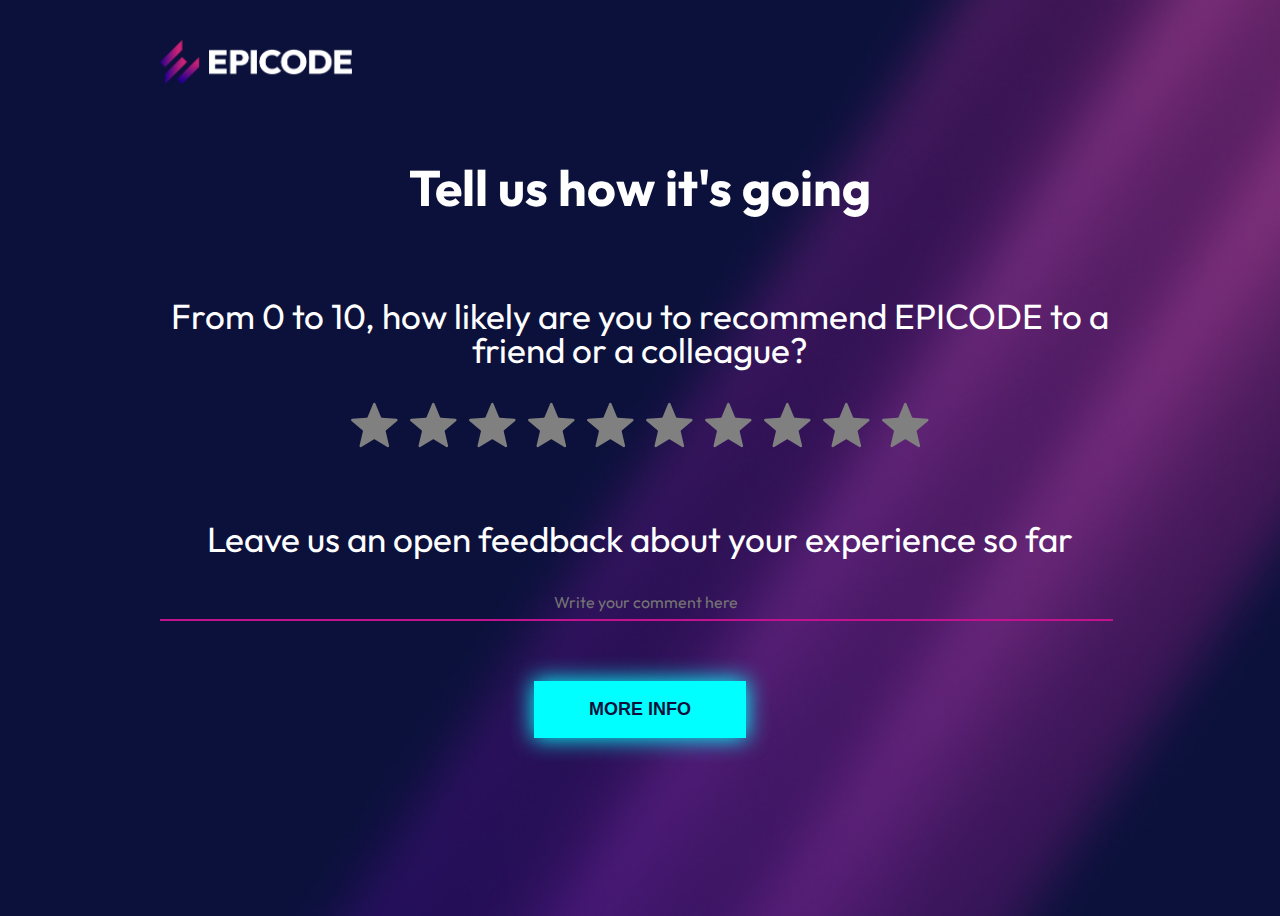
<file: feedback.html>
<!DOCTYPE html>
<html lang="en">
  <head>
    <meta charset="UTF-8" />
    <meta name="viewport" content="width=device-width, initial-scale=1.0" />
    <link rel="stylesheet" href="./assets/css/feed.css" />
    <link rel="preconnect" href="https://fonts.googleapis.com" />
    <link rel="preconnect" href="https://fonts.gstatic.com" crossorigin />
    <link
      href="https://fonts.googleapis.com/css2?family=Outfit:wght@100..900&display=swap"
      rel="stylesheet"
    />
    <title>Document</title>
  </head>
  <body>
    <header><img src="./assets/epicode_logo.png" alt="logo" id="logosvg" /></header>
    <h1>Tell us how it's going</h1>
    <div class="container">
      <p>From 0 to 10, how likely are you to recommend EPICODE to a friend or a colleague?</p>
      <div id="Stars-feed"></div>
      <p class="second-p">Leave us an open feedback about your experience so far</p>
    </div>

    <input type="text" placeholder="Write your comment here" id="comment" />
    <button type="submit">
      <a href="https://epicode.com/it/" target="_blank" id="subButton">MORE INFO</a>
    </button>
    <div id="hiddenDiv" style="display: none"></div>
    <script src="./js script/feed.js"></script>
  </body>
</html>
</file>
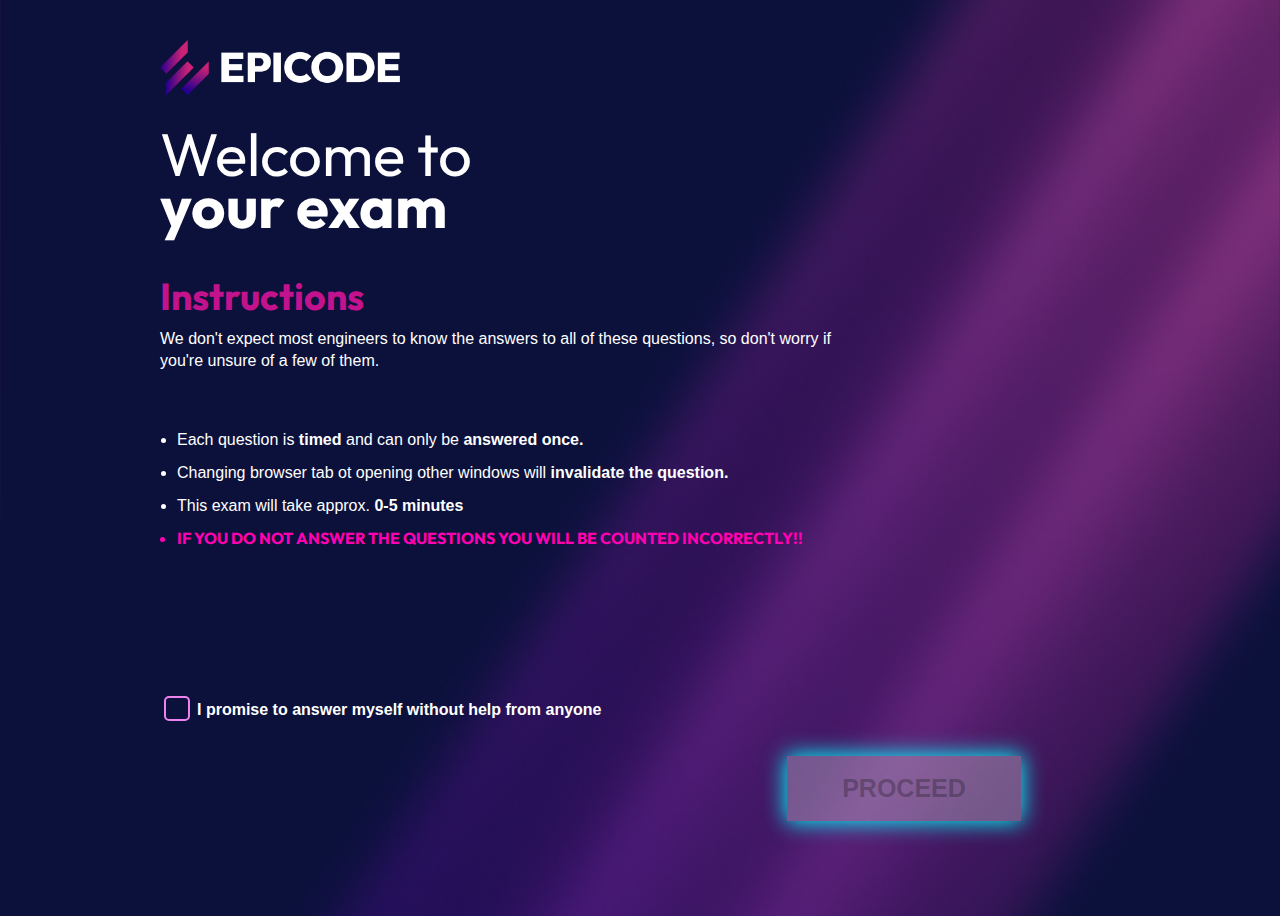
<file: homepage.html>
<!DOCTYPE html>
<html lang="en">
  <head>
    <!-- META_TAGS -->
    <meta charset="UTF-8" />
    <meta content="width=device-width, initial-scale=1.0" name="viewport" />
    <meta name="description" content="DESCRIZIONE" />

    <!-- GOOGLE FONT -->
    <link rel="preconnect" href="https://fonts.googleapis.com" />
    <link rel="preconnect" href="https://fonts.gstatic.com" crossorigin />
    <link href="https://fonts.googleapis.com/css2?family=Outfit:wght@100..900&display=swap" rel="stylesheet" />

    <!-- FONTAWESOME 5.15.4 -->
    <link
      rel="stylesheet"
      href="https://cdnjs.cloudflare.com/ajax/libs/font-awesome/5.15.4/css/all.min.css"
      integrity="sha512-1ycn6IcaQQ40/MKBW2W4Rhis/DbILU74C1vSrLJxCq57o941Ym01SwNsOMqvEBFlcgUa6xLiPY/NS5R+E6ztJQ=="
      crossorigin="anonymous"
      referrerpolicy="no-referrer"
    />

    <!-- CSS -->
    <link rel="stylesheet" href="./assets/css/style.css" />

    <!-- WEBPAGE_NAME -->
    <title>Benchmark</title>
  </head>
  <body>
    <header><img src="./assets/epicode_logo.png" alt="logo" id="logosvg" /></header>
    <div class="container-titles">
      <h1>
        Welcome to
        <div class="title-bold">your exam</div>
      </h1>
    </div>

    <div class="instructions">
      <h2>Instructions</h2>
      <p>
        We don't expect most engineers to know the answers to all of these questions, so don't worry if you're unsure of
        a few of them.
      </p>
    </div>

    <ul class="list-ons">
      <li>Each question is <span>timed</span> and can only be <span>answered once.</span></li>
      <li>Changing browser tab ot opening other windows will <span>invalidate the question.</span></li>
      <li>This exam will take approx. <span>0-5 minutes</span></li>
      <li class="attemptions">IF YOU DO NOT ANSWER THE QUESTIONS YOU WILL BE COUNTED INCORRECTLY!!</li>
    </ul>

    <div class="container-checkbox">
      <input type="checkbox" id="newcheckbox" class="checkbox" />
      <label for="newcheckbox"></label>
      <p><span>I promise to answer myself without help from anyone</span></p>
      <div class="container-btn1">
        <button class="button-page1">PROCEED</button>
      </div>
    </div>

    <!-- BEGIN_SCRIPT -->
    <script src="./js script/home.js"></script>
    <!-- END_SCRIPT -->
  </body>
</html>
</file>
<file: assets/css/feed.css>
body {
  margin-inline: 10rem;
  padding: 0;
  box-sizing: border-box;
  background-image: url(/assets/bg.jpg);
  background-repeat: repeat;
  background-size: cover;
  height: 100vh;
}

h1 {
  font-family: "Outfit", sans-serif;
  font-size: 50px;
  color: #ffffff;
  font-weight: bold;
  text-align: center;
  margin-top: 4px;
  margin-bottom: 0px;
}

#logosvg {
  width: 20%;
  padding-top: 2rem;
  padding-bottom: 4rem;
}

button {
  margin-inline: auto;
  padding-block: 18px;
  padding-inline: 55px;
  font-size: 20 px;
  background-color: #00ffff;
  cursor: pointer;
  font-weight: 700;
  display: block;
  margin-top: 60px;
  font-size: large;
  color: #0b113b;
  border: none;
  box-shadow: 0px 0px 22px 1px cyan;
  transition-duration: 0.5s;
}

button:hover {
  background-color: #c2128d;
  box-shadow: 0px 0px 22px 1px #c2128d;
}

button a {
  color: #0b113b;
  text-decoration: none;
  font-family: "Inter", sans-serif;
  font-size: bold;
}

p {
  font-size: 35px;
  color: white;
  font-family: "Outfit", sans-serif;
  line-height: 34px;
  margin-top: 15px;
}

.container {
  text-align: center;
  margin-top: 5em;
}

#comment {
  width: 97%;
  background-color: transparent;
  border: none;
  border-bottom: 2px solid #c2128d;
  padding-left: 20px;
  padding-bottom: 7px;
  font-size: 16px;
  color: white;
  outline: none;
  font-family: "Outfit", sans-serif;
  text-align: center;
}

.star {
  margin-right: 6px;
  margin-left: 6px;
  color: cyan;
}

.second-p {
  margin-bottom: 35px;
  margin-top: 70px;
}
</file>
<file: assets/css/style.css>
body {
  margin-inline: 10rem;
  padding: 0;
  box-sizing: border-box;
  background-image: url(/assets/bg.jpg);
  background-repeat: repeat;
  background-size: cover;
  height: 100vh;
}

header {
  height: 80px;
  margin-bottom: 0rem;
}

#logosvg {
  width: 15rem;
  padding-top: 2rem;
  padding-bottom: 4rem;
}

/* GENERAL STYLE */
h1 {
  font-family: "Outfit", sans-serif;
  font-size: 60px;
  color: #ffffff;
  font-weight: normal;
}

p {
  font-size: 16px;
  color: white;
  font-family: "Inter", sans-serif;
  line-height: 22px;
}

ul {
  font-size: 16px;
  color: white;
  font-family: "Inter", sans-serif;
}

/* TITLES AND HEADER */

.container-titles {
  line-height: 52px;
}

.title-bold {
  font-weight: bold;
}

.instructions {
  font-size: 25px;
  color: #c2128d;
  font-family: "Outfit", sans-serif;
  padding-right: 17rem;
}

.instructions h2 {
  margin-bottom: -8px;
}

.list-ons {
  font-size: 16px;
  color: white;
  padding-top: 35px;
  line-height: 33px;
  padding-left: 17px;
}

.list-ons span {
  font-weight: 800;
}

.container-checkbox {
  margin-top: 8rem;
}

.container-checkbox p {
  display: inline-block;
  font-weight: 700;
  margin-bottom: 35px;
}

.container-btn1 {
  display: inline-block;
  width: 125%;
  text-align: center;
}
.container-btn1 a {
  text-decoration: none;
  color: #0b113b;
}

.button-page1 {
  margin-left: 18rem;
  padding-block: 18px;
  padding-inline: 55px;
  font-size: 25px;
  cursor: pointer;
  font-weight: 700;
  border: none;
  box-shadow: 0px 0px 22px 1px cyan;
}

.attemptions {
  color: #ff00b3;
  font-family: "Outfit", sans-serif;
  font-weight: 700;
}

/* PAGE2 */

.divpg2 {
  font-size: 55px;
  color: white;
  font-family: "Inter", sans-serif;
  font-weight: 700;
  padding-bottom: 50px;
}
.divInputPg2 {
  display: inline-block;
  width: 35%;
}

#container-questions {
  text-align: center;
  margin-block: 8rem;
  font-size: 50px;
  color: white;
  font-family: "outfit", sans-serif;
  margin-block: 70px;
}

.inputpg2 {
  color: white;
  border: solid white;
  padding-inline: 10px;
  margin: 10px;
  border: solid 3px;
  padding: 10px;

  transition-duration: 0.3s;
  cursor: pointer;
  background-color: #ffffff33;
  font-family: "Outfit", sans-serif;
  margin-inline: 10px;
  border-radius: 30px;
  border-style: outset;
  width: 90%;
  padding-block: 15px;
  font-size: 30px;
}

.inputpg2:hover {
  background-color: #c2128d;
}

.formpg2 {
  text-align: center;
  display: flex;
  flex-direction: column;
  flex-wrap: wrap;
  align-content: stretch;
  font-weight: bold;
  font-size: 20px;
}

#next-question-btn {
  color: white;
  border: solid white;
  padding-inline: 10px;
  margin: 10px;
  border: solid 3px;
  padding: 10px;
  transition-duration: 0.3s;
  cursor: pointer;
  background-color: #ffffff33;
  font-family: "Outfit", sans-serif;
  margin-inline: 10px;
  border-style: outset;
  width: 20%;
  margin-left: 80%;
  font-size: 17px;
}

#next-question-btn:hover {
  background-color: rgba(77, 9, 77, 0.192);
}

.material-symbols-outlined {
  vertical-align: text-top;
  font-size: 25px;
}

/* ____________________TIMER PIE CSS________________________________ */
#timer {
  color: white;
}

#base-time-label {
  color: white;
}

.base-timer {
  position: relative;
  width: 130px;
  height: 130px;
  color: white;
  font-family: "Inter", sans-serif;
  font-weight: bold;
}

.base-timer__svg {
  transform: scaleX(-1);
}

.base-timer__circle {
  fill: none;
  stroke: none;
}

.base-timer__path-elapsed {
  stroke-width: 10px;
  stroke: grey;
}

.base-timer__path-remaining {
  stroke-width: 7px;
  stroke-linecap: round;
  transform: rotate(90deg);
  transform-origin: center;
  transition: 1s linear all;
  fill-rule: nonzero;
  stroke: currentColor;
}

.base-timer__path-remaining.green {
  color: rgb(65, 184, 131);
}

.base-timer__path-remaining.orange {
  color: orange;
}

.base-timer__path-remaining.red {
  color: red;
}

.base-timer__label {
  position: absolute;
  width: 130px;
  height: 130px;
  top: 0;
  display: flex;
  align-items: center;
  justify-content: center;
  font-size: 35px;
}

#app {
  text-align: -webkit-right;
}

/* ------------------------ */

#titolo-result {
  text-align: center;
  font-weight: bold;
}

#titolo-result h1 {
  font-weight: 700;
}

#sottotitolo {
  text-align: center;
  color: white;
  margin-top: -45px;
  margin-bottom: 40px;
  font-family: "Outfit", sans-serif;
}

#sottotitolo h2 {
  font-weight: 300;
}

#lastpage {
  text-align: -webkit-center;
}

#result-message {
  margin-top: -13em;
  text-align: center;
}
#result-message p {
  font-size: 15px;
  font-weight: bold;
  line-height: 15px;
  margin-bottom: -10px;
}

#corretto {
  margin-top: -80px;
  margin-left: 3em;
}

#corretto p {
  font-size: 55px;
  font-family: "Outfit", sans-serif;
}

#sbagliato {
  text-align: right;
  margin-top: -80px;
  margin-right: 5em;
}

#sbagliato p {
  font-size: 55px;
  font-family: "Outfit", sans-serif;
}

.wrongpercent {
  color: white;
  text-align: right;
  margin-top: -40px;
  font-size: 30px;
  margin-left: 65px;
  font-size: 70px;
  font-family: "Outfit", sans-serif;
  font-weight: bold;
  margin-right: 75px;
}

.correctpercent {
  color: white;
  margin-top: -40px;
  font-size: 30px;
  position: absolute;
  color: white;
  margin-left: 65px;
  font-size: 70px;
  font-family: "Outfit", sans-serif;
  font-weight: bold;
  margin-left: 100px;
}

#container-btn2 {
  margin-top: 9em;
  text-align: center;
}

#container-btn2 a {
  text-decoration: none;
}

.btnpage2 {
  margin-inline: auto;
  padding-block: 18px;
  padding-inline: 70px;
  background-color: transparent;
  cursor: pointer;
  font-weight: 700;
  display: block;
  margin-top: 60px;
  font-size: large;
  color: white;
  border: 3px solid white;
  box-shadow: 0px 0px 10px 0.5px #00ffff78;
}

#question-counter {
  color: rgb(229, 22, 233);
  text-align: center;
  font-family: "Outfit", sans-serif;
  font-weight: 400;
  text-decoration: overline;
  padding-top: 60px;
}
#result-counter {
  display: flex;
  justify-content: space-between;
  padding-inline: 75px;
  padding-left: 80px;
}
#result-counter p {
  font-weight: bold;
  margin: 5px;
  border: 2px solid;
  border-inline: 0px;
}
#incorrect-count {
  color: #ff00b3;
}
#correct-count {
  color: aqua;
}

.checkbox {
  width: 26px;
  height: 25px;
  border: 2px solid violet;
  border-radius: 5px;
  appearance: none;
  margin-bottom: -6px;
}

.checkbox:checked {
  background-color: cyan;
}

.label {
  font-size: 16px;
  margin-left: 10px;
  color: #706a6a;
}

.checkbox:checked + label {
  color: #6c63ff;
  font-weight: bold;
}
</file>
